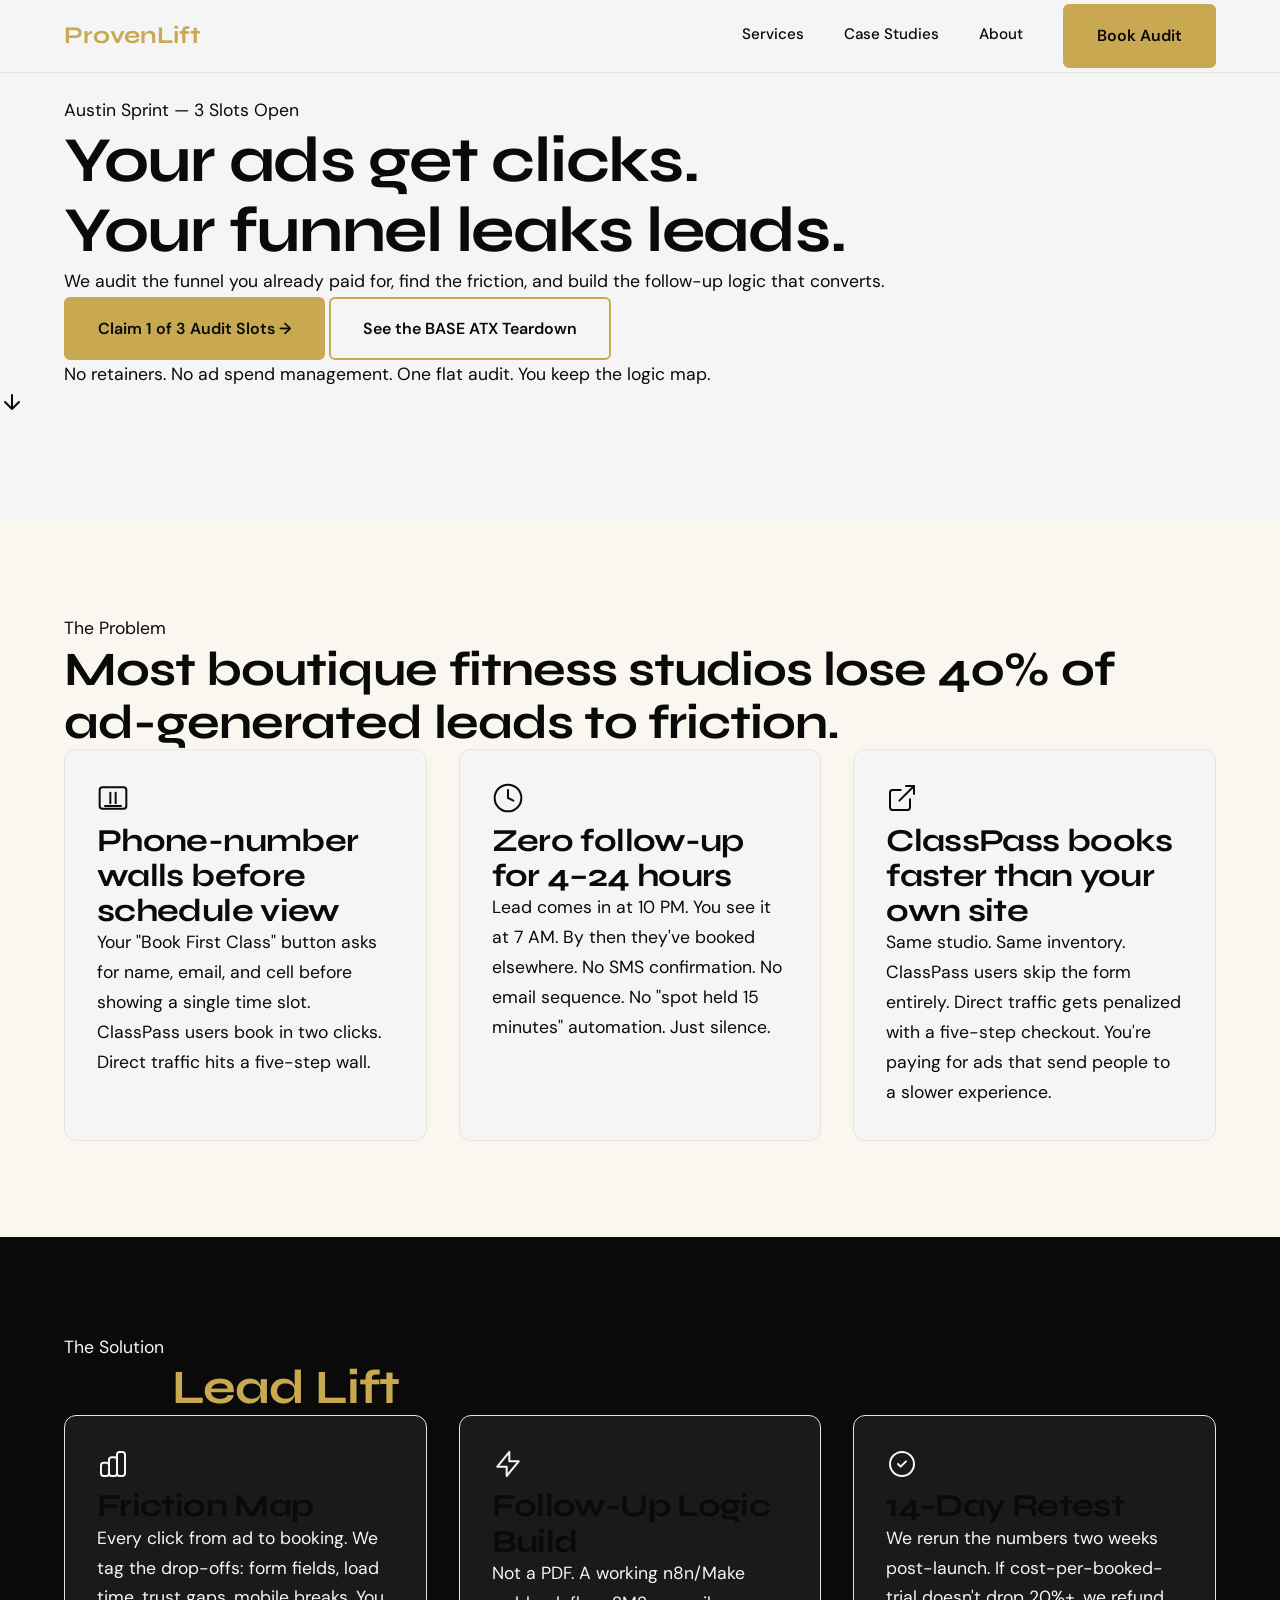
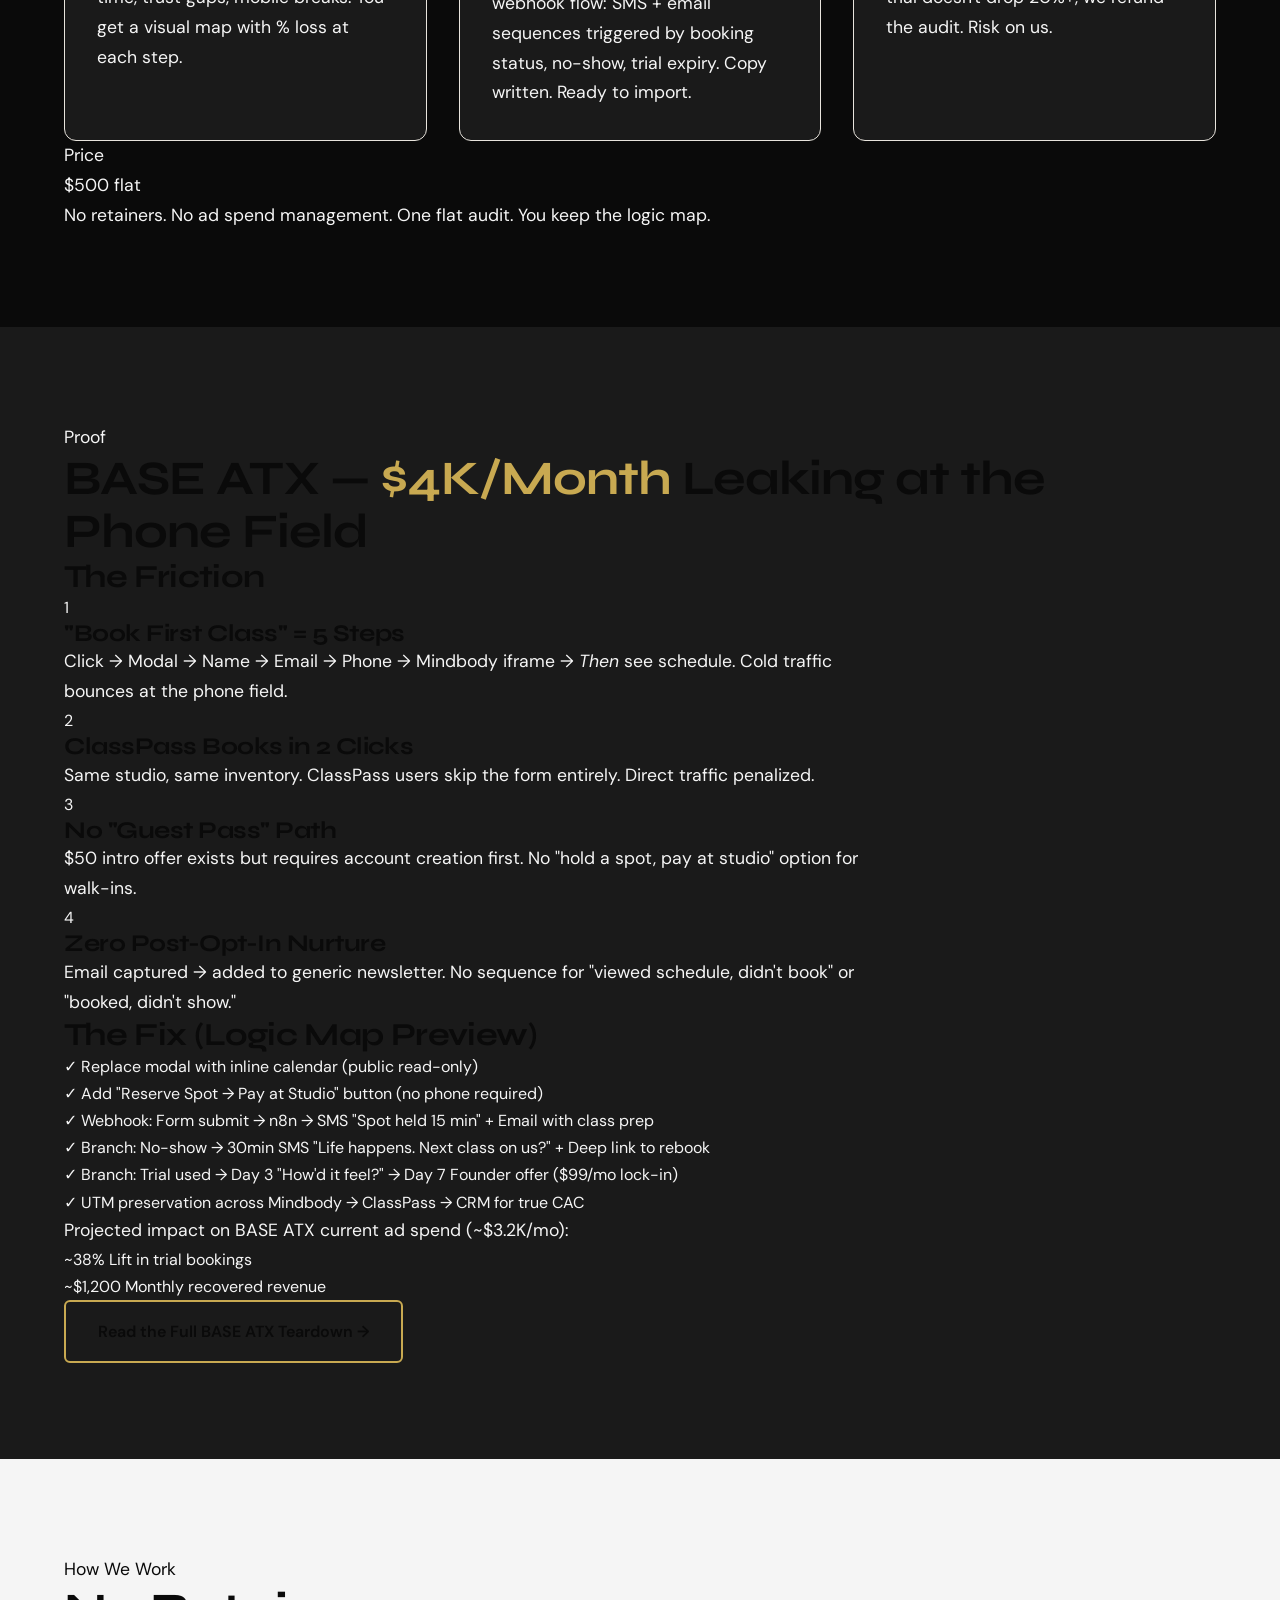
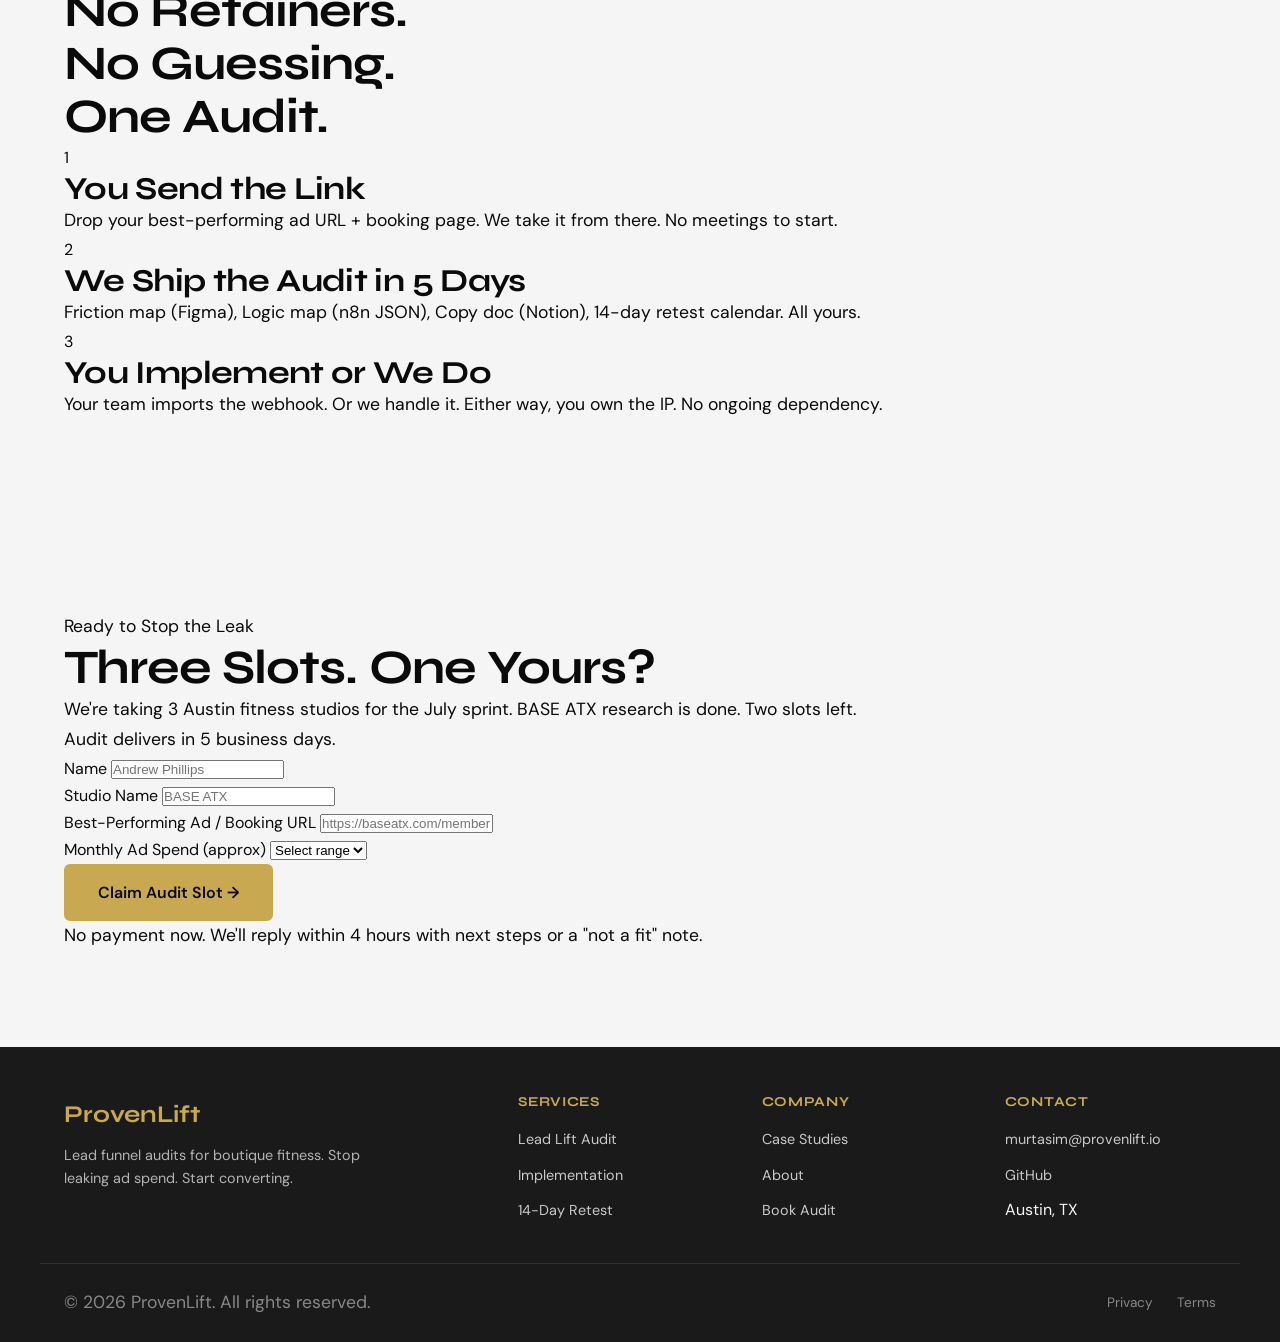
<file: v2/index.html>
<!DOCTYPE html>
<html lang="en">
<head>
  <meta charset="UTF-8">
  <meta name="viewport" content="width=device-width, initial-scale=1.0">
  <meta name="description" content="ProvenLift — We audit your lead funnel, find the friction, and build the follow-up logic that converts. First 3 clients in Austin fitness only.">
  <title>ProvenLift — Lead Funnel Audits for Boutique Fitness</title>
  
  <!-- Fonts -->
  <link rel="preconnect" href="https://fonts.googleapis.com">
  <link rel="preconnect" href="https://fonts.gstatic.com" crossorigin>
  <link href="https://fonts.googleapis.com/css2?family=DM+Sans:wght@400;500;600;700&family=Syne:wght@400;500;600;700;800&display=swap" rel="stylesheet">
  
  <!-- Styles -->
  <link rel="stylesheet" href="css/provenlift.css">
  
  <!-- Favicon -->
  <link rel="icon" type="image/svg+xml" href="data:image/svg+xml,<svg xmlns='http://www.w3.org/2000/svg' viewBox='0 0 100 100'><text y='.9em' font-size='90'>🏋️</text></svg>">
</head>
<body>
  <!-- Navigation -->
  <nav class="nav" id="nav" role="navigation" aria-label="Main navigation">
    <div class="nav-inner">
      <a href="/" class="nav-logo" aria-label="ProvenLift Home">ProvenLift</a>
      
      <button class="nav-toggle" id="navToggle" aria-expanded="false" aria-controls="navLinks" aria-label="Toggle navigation menu">
        <span></span>
        <span></span>
        <span></span>
      </button>
      
      <div class="nav-links" id="navLinks" role="menubar">
        <a href="/services.html" class="nav-link" role="menuitem">Services</a>
        <a href="/case-studies.html" class="nav-link" role="menuitem">Case Studies</a>
        <a href="/about.html" class="nav-link" role="menuitem">About</a>
        <a href="/book.html" class="btn btn-primary" role="menuitem">Book Audit</a>
      </div>
    </div>
  </nav>

  <main id="main" role="main">
    <!-- HERO SECTION -->
    <section class="hero section" aria-labelledby="hero-heading">
      <div class="container">
        <div class="hero-content">
          <p class="hero-badge">Austin Sprint — 3 Slots Open</p>
          <h1 id="hero-heading" class="hero-title">
            Your ads get clicks.<br class="hidden-sm">Your funnel leaks leads.
          </h1>
          <p class="hero-description">
            We audit the funnel you already paid for, find the friction, and build the follow-up logic that converts.
          </p>
          <div class="hero-cta">
            <a href="/book.html" class="btn btn-primary btn-lg">Claim 1 of 3 Audit Slots →</a>
            <a href="/case-studies.html" class="btn btn-secondary btn-lg">See the BASE ATX Teardown</a>
          </div>
          <p class="hero-note">No retainers. No ad spend management. One flat audit. You keep the logic map.</p>
        </div>
        <div class="hero-visual" aria-hidden="true">
          <div class="hero-grid"></div>
        </div>
      </div>
      <div class="hero-scroll" aria-hidden="true">
        <svg width="24" height="24" viewBox="0 0 24 24" fill="none" stroke="currentColor" stroke-width="2" stroke-linecap="round" stroke-linejoin="round"><path d="M12 5v14M19 12l-7 7-7-7"/></svg>
      </div>
    </section>

    <!-- PROBLEM SECTION -->
    <section class="problem section section--cream" aria-labelledby="problem-heading">
      <div class="container">
        <header class="section-header">
          <p class="section-badge">The Problem</p>
          <h2 id="problem-heading" class="section-title">Most boutique fitness studios lose 40% of ad-generated leads to friction.</h2>
        </header>
        
        <div class="grid-3">
          <article class="problem-card card">
            <div class="problem-icon" aria-hidden="true">
              <svg width="32" height="32" viewBox="0 0 24 24" fill="none" stroke="currentColor" stroke-width="1.5" stroke-linecap="round" stroke-linejoin="round"><rect x="2" y="4" width="20" height="16" rx="2"/><path d="M6 18h12"/><path d="M10 8v8"/><path d="M14 8v8"/></svg>
            </div>
            <h3 class="problem-title">Phone-number walls before schedule view</h3>
            <p>Your "Book First Class" button asks for name, email, and cell before showing a single time slot. ClassPass users book in two clicks. Direct traffic hits a five-step wall.</p>
          </article>
          
          <article class="problem-card card">
            <div class="problem-icon" aria-hidden="true">
              <svg width="32" height="32" viewBox="0 0 24 24" fill="none" stroke="currentColor" stroke-width="1.5" stroke-linecap="round" stroke-linejoin="round"><circle cx="12" cy="12" r="10"/><polyline points="12 6 12 12 16 14"/></svg>
            </div>
            <h3 class="problem-title">Zero follow-up for 4–24 hours</h3>
            <p>Lead comes in at 10 PM. You see it at 7 AM. By then they've booked elsewhere. No SMS confirmation. No email sequence. No "spot held 15 minutes" automation. Just silence.</p>
          </article>
          
          <article class="problem-card card">
            <div class="problem-icon" aria-hidden="true">
              <svg width="32" height="32" viewBox="0 0 24 24" fill="none" stroke="currentColor" stroke-width="1.5" stroke-linecap="round" stroke-linejoin="round"><path d="M18 13v6a2 2 0 0 1-2 2H5a2 2 0 0 1-2-2V8a2 2 0 0 1 2-2h6"/><polyline points="15 3 21 3 21 9"/><line x1="10" y1="14" x2="21" y2="3"/></svg>
            </div>
            <h3 class="problem-title">ClassPass books faster than your own site</h3>
            <p>Same studio. Same inventory. ClassPass users skip the form entirely. Direct traffic gets penalized with a five-step checkout. You're paying for ads that send people to a slower experience.</p>
          </article>
        </div>
      </div>
    </section>

    <!-- SOLUTION SECTION -->
    <section class="solution section section--black" aria-labelledby="solution-heading">
      <div class="container">
        <header class="section-header">
          <p class="section-badge">The Solution</p>
          <h2 id="solution-heading" class="section-title">The <span class="text-gold">Lead Lift</span> Audit</h2>
        </header>
        
        <div class="grid-3">
          <article class="card">
            <div class="card-icon" aria-hidden="true">
              <svg width="32" height="32" viewBox="0 0 24 24" fill="none" stroke="currentColor" stroke-width="1.5" stroke-linecap="round" stroke-linejoin="round"><path d="M9 19v-6a2 2 0 0 0-2-2H5a2 2 0 0 0-2 2v6a2 2 0 0 0 2 2h2a2 2 0 0 0 2-2zm0 0V9a2 2 0 0 1 2-2h2a2 2 0 0 1 2 2v10m-6 0a2 2 0 0 0 2 2h2a2 2 0 0 0 2-2m0 0V5a2 2 0 0 1 2-2h2a2 2 0 0 1 2 2v14a2 2 0 0 1-2 2h-2a2 2 0 0 1-2-2z"/></svg>
            </div>
            <h3 class="card-title">Friction Map</h3>
            <p>Every click from ad to booking. We tag the drop-offs: form fields, load time, trust gaps, mobile breaks. You get a visual map with % loss at each step.</p>
          </article>
          
          <article class="card">
            <div class="card-icon" aria-hidden="true">
              <svg width="32" height="32" viewBox="0 0 24 24" fill="none" stroke="currentColor" stroke-width="1.5" stroke-linecap="round" stroke-linejoin="round"><path d="M13 10V3L4 14h7v7l9-11h-7z"/></svg>
            </div>
            <h3 class="card-title">Follow-Up Logic Build</h3>
            <p>Not a PDF. A working n8n/Make webhook flow: SMS + email sequences triggered by booking status, no-show, trial expiry. Copy written. Ready to import.</p>
          </article>
          
          <article class="card">
            <div class="card-icon" aria-hidden="true">
              <svg width="32" height="32" viewBox="0 0 24 24" fill="none" stroke="currentColor" stroke-width="1.5" stroke-linecap="round" stroke-linejoin="round"><path d="M9 12l2 2 4-4m6 2a9 9 0 1 1-18 0 9 9 0 0 1 18 0z"/></svg>
            </div>
            <h3 class="card-title">14-Day Retest</h3>
            <p>We rerun the numbers two weeks post-launch. If cost-per-booked-trial doesn't drop 20%+, we refund the audit. Risk on us.</p>
          </article>
        </div>
        
        <div class="solution-price">
          <p class="price-label">Price</p>
          <p class="price-value">$500 flat</p>
          <p class="price-detail">No retainers. No ad spend management. One flat audit. You keep the logic map.</p>
        </div>
      </div>
    </section>

    <!-- PROOF SECTION -->
    <section class="proof section section--gray" aria-labelledby="proof-heading">
      <div class="container">
        <header class="section-header">
          <p class="section-badge">Proof</p>
          <h2 id="proof-heading" class="section-title">BASE ATX — <span class="text-gold">$4K/Month</span> Leaking at the Phone Field</h2>
        </header>
        
        <div class="proof-grid">
          <div class="proof-problem">
            <h3 class="proof-title">The Friction</h3>
            <div class="proof-items">
              <div class="proof-item">
                <span class="proof-number">1</span>
                <div>
                  <h4 class="proof-item-title">"Book First Class" = 5 Steps</h4>
                  <p>Click → Modal → Name → Email → Phone → Mindbody iframe → <em>Then</em> see schedule. Cold traffic bounces at the phone field.</p>
                </div>
              </div>
              <div class="proof-item">
                <span class="proof-number">2</span>
                <div>
                  <h4 class="proof-item-title">ClassPass Books in 2 Clicks</h4>
                  <p>Same studio, same inventory. ClassPass users skip the form entirely. Direct traffic penalized.</p>
                </div>
              </div>
              <div class="proof-item">
                <span class="proof-number">3</span>
                <div>
                  <h4 class="proof-item-title">No "Guest Pass" Path</h4>
                  <p>$50 intro offer exists but requires account creation first. No "hold a spot, pay at studio" option for walk-ins.</p>
                </div>
              </div>
              <div class="proof-item">
                <span class="proof-number">4</span>
                <div>
                  <h4 class="proof-item-title">Zero Post-Opt-In Nurture</h4>
                  <p>Email captured → added to generic newsletter. No sequence for "viewed schedule, didn't book" or "booked, didn't show."</p>
                </div>
              </div>
            </div>
          </div>
          
          <div class="proof-solution">
            <h3 class="proof-title">The Fix (Logic Map Preview)</h3>
            <div class="logic-map">
              <div class="logic-item"><span class="check">✓</span> Replace modal with inline calendar (public read-only)</div>
              <div class="logic-item"><span class="check">✓</span> Add "Reserve Spot → Pay at Studio" button (no phone required)</div>
              <div class="logic-item"><span class="check">✓</span> Webhook: Form submit → n8n → SMS "Spot held 15 min" + Email with class prep</div>
              <div class="logic-item"><span class="check">✓</span> Branch: No-show → 30min SMS "Life happens. Next class on us?" + Deep link to rebook</div>
              <div class="logic-item"><span class="check">✓</span> Branch: Trial used → Day 3 "How'd it feel?" → Day 7 Founder offer ($99/mo lock-in)</div>
              <div class="logic-item"><span class="check">✓</span> UTM preservation across Mindbody → ClassPass → CRM for true CAC</div>
            </div>
            <div class="proof-impact">
              <p>Projected impact on BASE ATX current ad spend (~$3.2K/mo):</p>
              <div class="impact-metrics">
                <div class="impact-metric">
                  <span class="impact-value">~38%</span>
                  <span class="impact-label">Lift in trial bookings</span>
                </div>
                <div class="impact-metric">
                  <span class="impact-value">~$1,200</span>
                  <span class="impact-label">Monthly recovered revenue</span>
                </div>
              </div>
            </div>
            <div class="proof-cta">
              <a href="/case-studies/base-atx.html" class="btn btn-secondary">Read the Full BASE ATX Teardown →</a>
            </div>
          </div>
        </div>
      </div>
    </section>

    <!-- APPROACH SECTION -->
    <section class="approach section" aria-labelledby="approach-heading">
      <div class="container">
        <header class="section-header">
          <p class="section-badge">How We Work</p>
          <h2 id="approach-heading" class="section-title">No Retainers.<br class="hidden-sm">No Guessing.<br class="hidden-sm">One Audit.</h2>
        </header>
        
        <div class="steps">
          <div class="step">
            <div class="step-number">1</div>
            <div class="step-content">
              <h3 class="step-title">You Send the Link</h3>
              <p>Drop your best-performing ad URL + booking page. We take it from there. No meetings to start.</p>
            </div>
          </div>
          
          <div class="step">
            <div class="step-number">2</div>
            <div class="step-content">
              <h3 class="step-title">We Ship the Audit in 5 Days</h3>
              <p>Friction map (Figma), Logic map (n8n JSON), Copy doc (Notion), 14-day retest calendar. All yours.</p>
            </div>
          </div>
          
          <div class="step">
            <div class="step-number">3</div>
            <div class="step-content">
              <h3 class="step-title">You Implement or We Do</h3>
              <p>Your team imports the webhook. Or we handle it. Either way, you own the IP. No ongoing dependency.</p>
            </div>
          </div>
        </div>
      </div>
    </section>

    <!-- CTA SECTION -->
    <section class="cta section" aria-labelledby="cta-heading">
      <div class="container">
        <div class="cta-content">
          <p class="section-badge">Ready to Stop the Leak</p>
          <h2 id="cta-heading" class="section-title">Three Slots. One Yours?</h2>
          <p class="cta-description">We're taking 3 Austin fitness studios for the July sprint. BASE ATX research is done. Two slots left. Audit delivers in 5 business days.</p>
          
          <form action="https://formspree.io/f/your-form-id" method="POST" class="cta-form" novalidate>
            <div class="form-row">
              <div class="form-group">
                <label for="name" class="form-label">Name</label>
                <input type="text" id="name" name="name" required class="form-input" placeholder="Andrew Phillips">
              </div>
              <div class="form-group">
                <label for="studio" class="form-label">Studio Name</label>
                <input type="text" id="studio" name="studio" required class="form-input" placeholder="BASE ATX">
              </div>
            </div>
            <div class="form-group">
              <label for="url" class="form-label">Best-Performing Ad / Booking URL</label>
              <input type="url" id="url" name="url" required class="form-input" placeholder="https://baseatx.com/memberships">
            </div>
            <div class="form-group">
              <label for="spend" class="form-label">Monthly Ad Spend (approx)</label>
              <select id="spend" name="spend" class="form-select" required>
                <option value="">Select range</option>
                <option value="under-1k">Under $1K</option>
                <option value="1k-3k">$1K – $3K</option>
                <option value="3k-5k">$3K – $5K</option>
                <option value="5k-plus">$5K+</option>
              </select>
            </div>
            <button type="submit" class="btn btn-primary btn-lg btn-full">Claim Audit Slot →</button>
          </form>
          <p class="cta-note">No payment now. We'll reply within 4 hours with next steps or a "not a fit" note.</p>
        </div>
      </div>
    </section>
  </main>

  <!-- Footer -->
  <footer class="footer" role="contentinfo">
    <div class="footer-inner">
      <div class="footer-brand">
        <a href="/" class="footer-logo" aria-label="ProvenLift Home">ProvenLift</a>
        <p class="footer-tagline">Lead funnel audits for boutique fitness. Stop leaking ad spend. Start converting.</p>
      </div>
      
      <div class="footer-column">
        <h4>Services</h4>
        <ul>
          <li><a href="/services.html">Lead Lift Audit</a></li>
          <li><a href="/services.html#implementation">Implementation</a></li>
          <li><a href="/services.html#retest">14-Day Retest</a></li>
        </ul>
      </div>
      
      <div class="footer-column">
        <h4>Company</h4>
        <ul>
          <li><a href="/case-studies.html">Case Studies</a></li>
          <li><a href="/about.html">About</a></li>
          <li><a href="/book.html">Book Audit</a></li>
        </ul>
      </div>
      
      <div class="footer-column">
        <h4>Contact</h4>
        <ul>
          <li><a href="mailto:murtasim@provenlift.io">murtasim@provenlift.io</a></li>
          <li><a href="https://github.com/provenlift" target="_blank" rel="noopener">GitHub</a></li>
          <li>Austin, TX</li>
        </ul>
      </div>
    </div>
    
    <div class="footer-bottom">
      <p>&copy; <span id="year"></span> ProvenLift. All rights reserved.</p>
      <div class="footer-links">
        <a href="/privacy.html">Privacy</a>
        <a href="/terms.html">Terms</a>
      </div>
    </div>
  </footer>

  <script src="js/provenlift.js"></script>
</body>
</html>
</file>
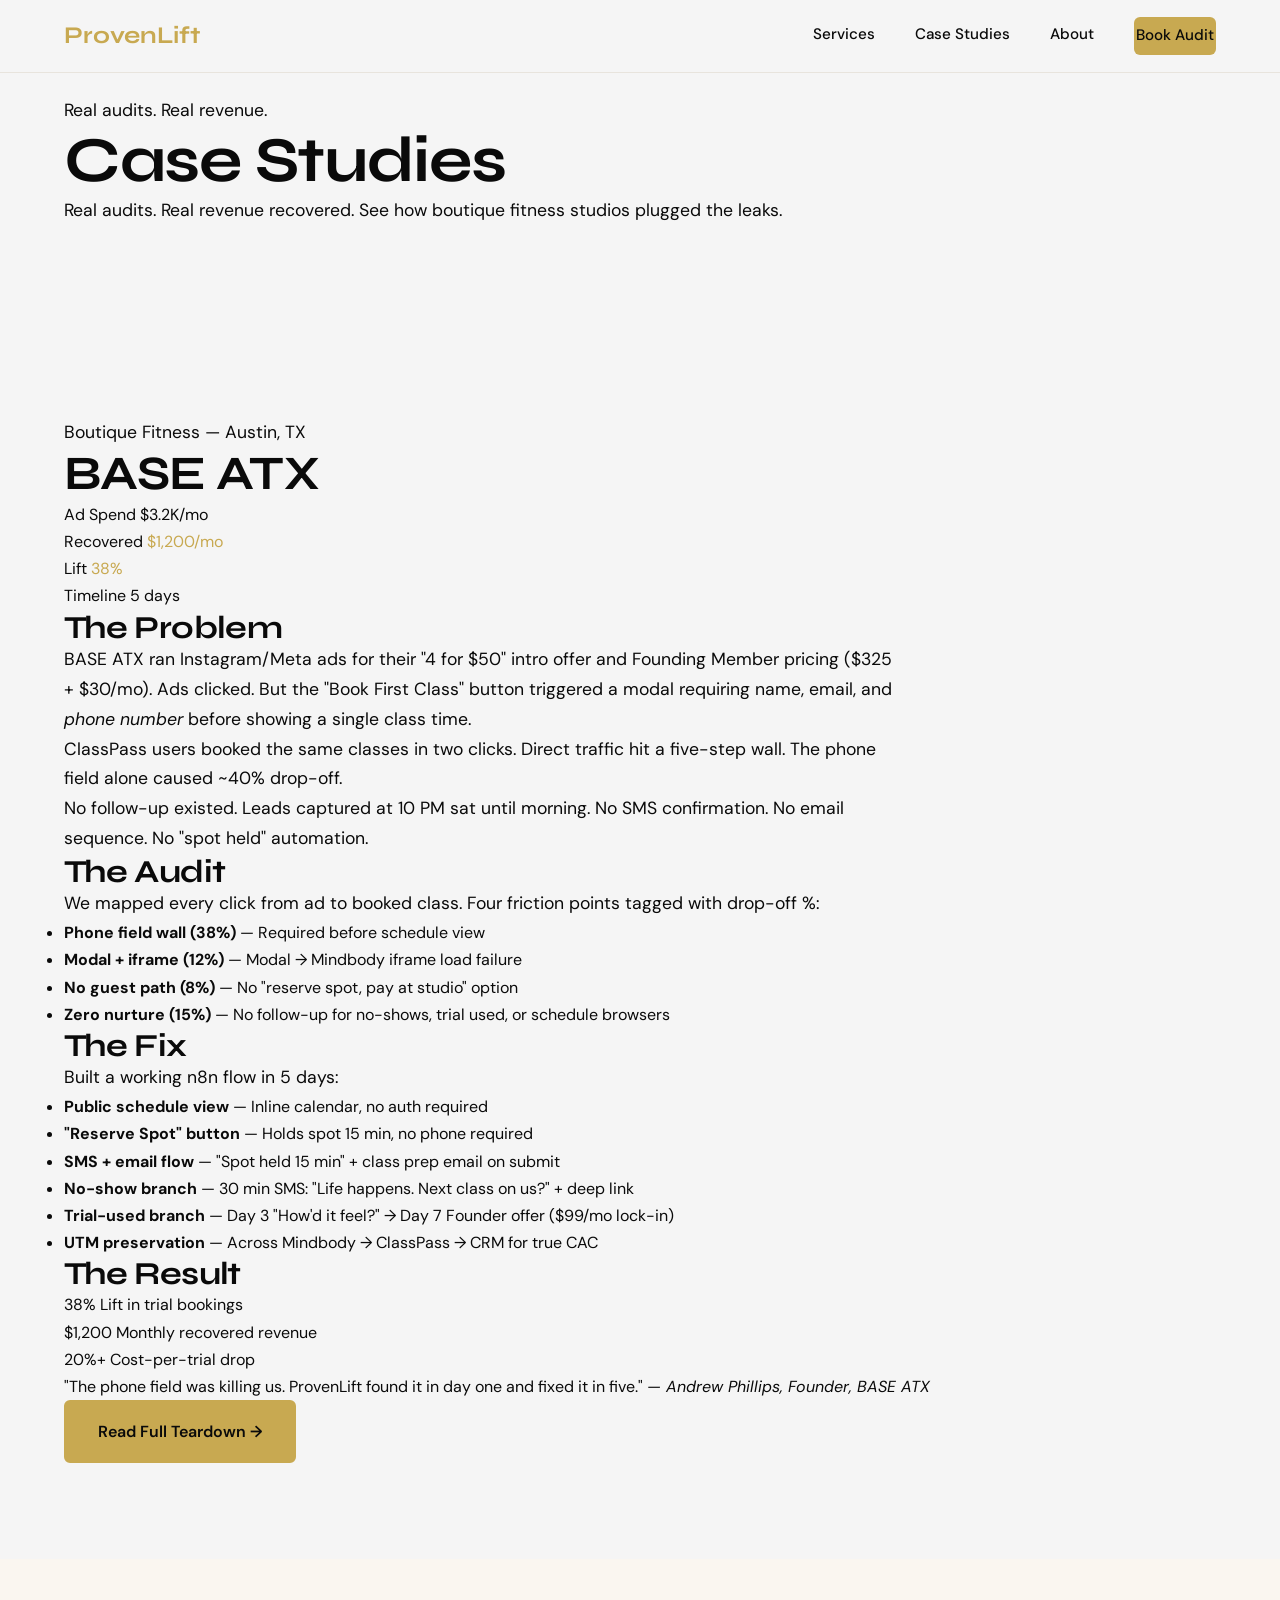
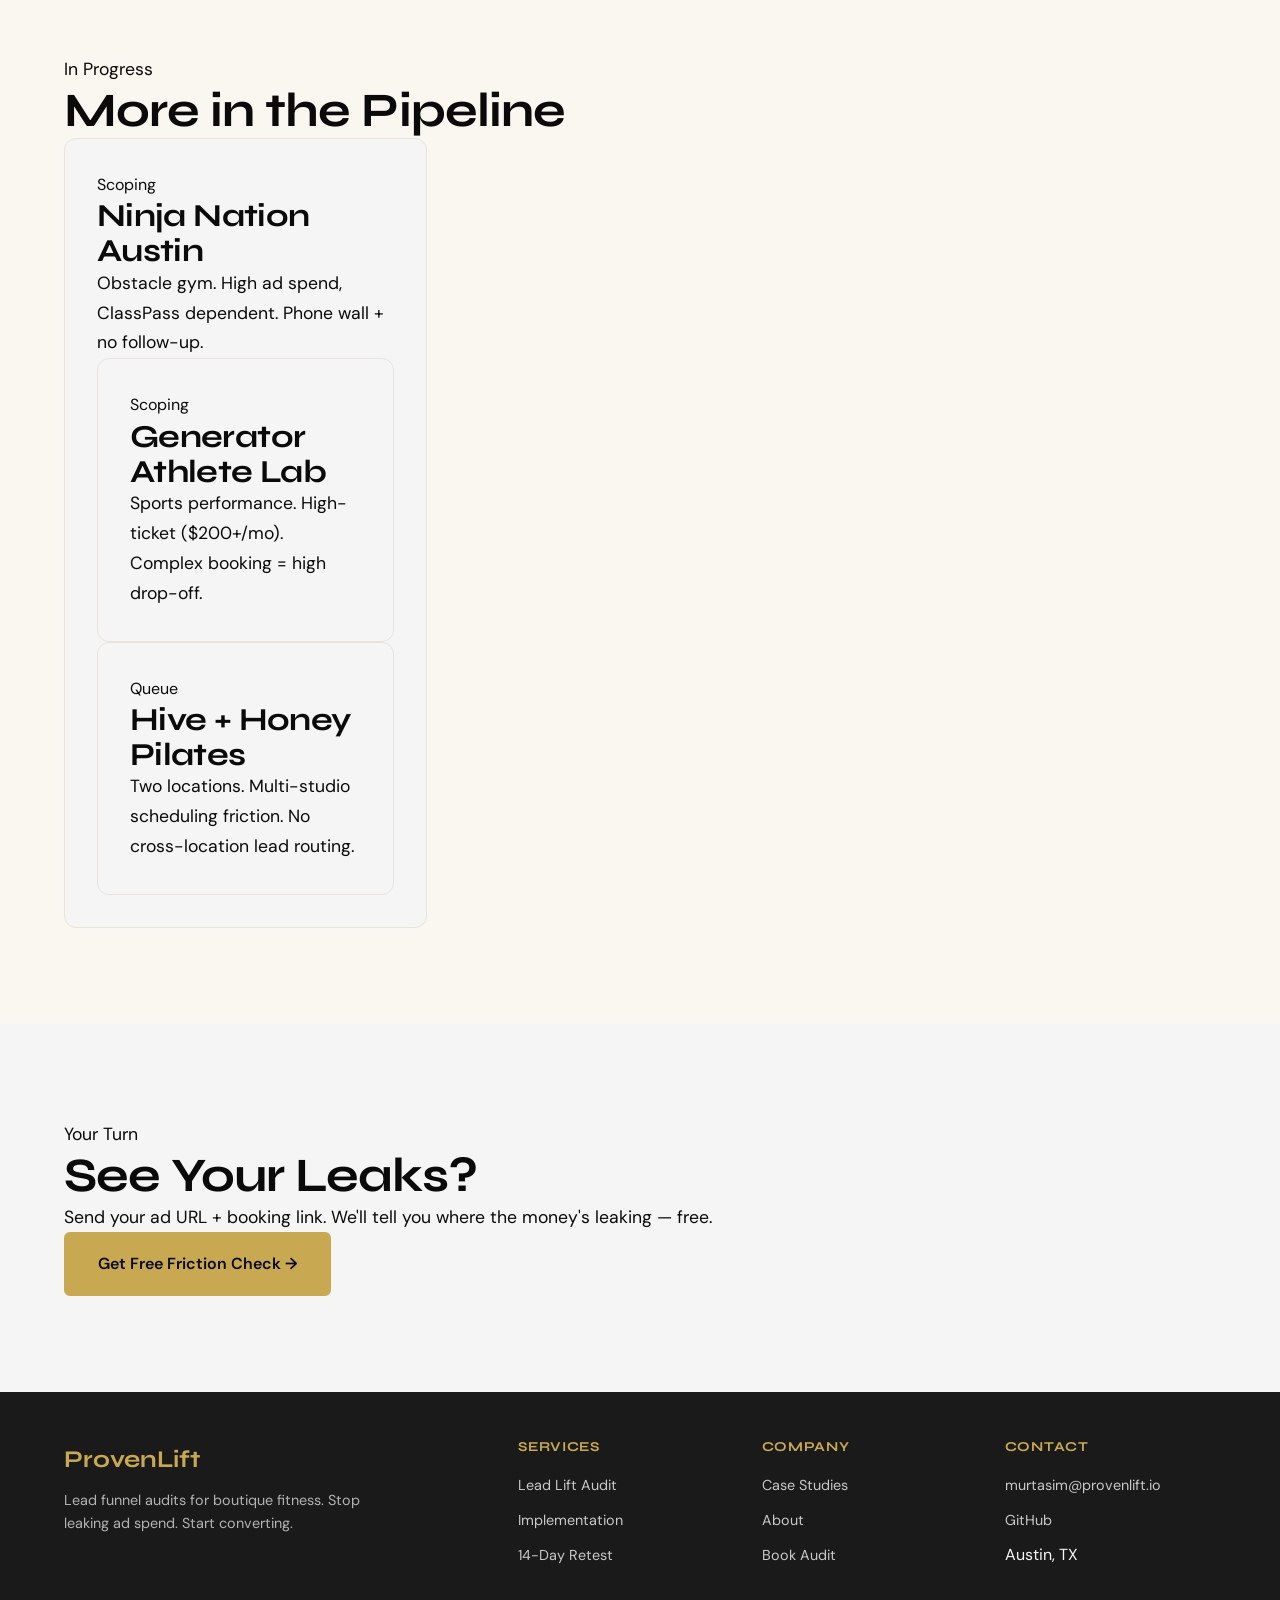
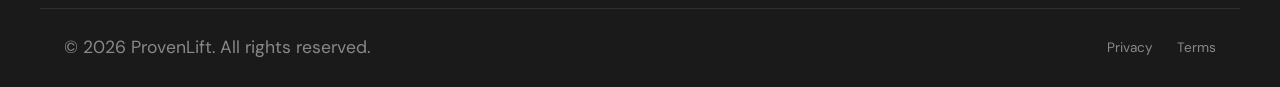
<file: v2/case-studies.html>
<!DOCTYPE html>
<html lang="en">
<head>
  <meta charset="UTF-8">
  <meta name="viewport" content="width=device-width, initial-scale=1.0">
  <meta name="description" content="ProvenLift Case Studies — Real audits, real results. BASE ATX recovered $1,200/month. See how.">
  <title>Case Studies — ProvenLift</title>
  <link rel="preconnect" href="https://fonts.googleapis.com">
  <link rel="preconnect" href="https://fonts.gstatic.com" crossorigin>
  <link href="https://fonts.googleapis.com/css2?family=DM+Sans:wght@400;500;600;700&family=Syne:wght@400;500;600;700;800&display=swap" rel="stylesheet">
  <link rel="stylesheet" href="css/provenlift.css">
  <link rel="icon" type="image/svg+xml" href="assets/favicon.svg">
</head>
<body>
  <!-- Navigation -->
  <nav class="nav" id="nav">
    <div class="nav-inner">
      <a href="/" class="nav-logo" aria-label="ProvenLift Home">ProvenLift</a>
      
      <nav class="nav-links" id="navLinks" role="navigation" aria-label="Main navigation">
        <a href="/services.html" class="nav-link">Services</a>
        <a href="/case-studies.html" class="nav-link active">Case Studies</a>
        <a href="/about.html" class="nav-link">About</a>
        <a href="/book.html" class="btn btn-primary nav-link">Book Audit</a>
      </nav>
      
      <button class="nav-toggle" id="navToggle" aria-expanded="false" aria-controls="navLinks" aria-label="Toggle navigation menu">
        <span></span>
        <span></span>
        <span></span>
      </button>
    </div>
  </nav>

  <main id="main-content">
    <!-- Hero -->
    <section class="hero section" aria-labelledby="hero-heading">
      <div class="container">
        <p class="hero-badge" aria-label="Proof scope">Real audits. Real revenue.</p>
        <h1 id="hero-heading" class="hero-title">Case Studies</h1>
        <p class="hero-description">Real audits. Real revenue recovered. See how boutique fitness studios plugged the leaks.</p>
      </div>
    </section>

    <!-- Case Study: BASE ATX -->
    <section class="section" aria-labelledby="base-heading">
      <div class="container">
        <article class="case-study-full">
          <header class="case-header">
            <p class="case-badge">Boutique Fitness — Austin, TX</p>
            <h2 id="base-heading" class="section-title">BASE ATX</h2>
            <div class="case-meta">
              <div class="meta-item">
                <span class="meta-label">Ad Spend</span>
                <span class="meta-value">$3.2K/mo</span>
              </div>
              <div class="meta-item">
                <span class="meta-label">Recovered</span>
                <span class="meta-value text-gold">$1,200/mo</span>
              </div>
              <div class="meta-item">
                <span class="meta-label">Lift</span>
                <span class="meta-value text-gold">38%</span>
              </div>
              <div class="meta-item">
                <span class="meta-label">Timeline</span>
                <span class="meta-value">5 days</span>
              </div>
            </div>
          </header>
          
          <div class="case-body">
            <section class="case-section">
              <h3>The Problem</h3>
              <p>BASE ATX ran Instagram/Meta ads for their "4 for $50" intro offer and Founding Member pricing ($325 + $30/mo). Ads clicked. But the "Book First Class" button triggered a modal requiring name, email, and <em>phone number</em> before showing a single class time.</p>
              <p>ClassPass users booked the same classes in two clicks. Direct traffic hit a five-step wall. The phone field alone caused ~40% drop-off.</p>
              <p>No follow-up existed. Leads captured at 10 PM sat until morning. No SMS confirmation. No email sequence. No "spot held" automation.</p>
            </section>
            
            <section class="case-section">
              <h3>The Audit</h3>
              <p>We mapped every click from ad to booked class. Four friction points tagged with drop-off %:</p>
              <ul class="audit-list">
                <li><strong>Phone field wall (38%)</strong> — Required before schedule view</li>
                <li><strong>Modal + iframe (12%)</strong> — Modal → Mindbody iframe load failure</li>
                <li><strong>No guest path (8%)</strong> — No "reserve spot, pay at studio" option</li>
                <li><strong>Zero nurture (15%)</strong> — No follow-up for no-shows, trial used, or schedule browsers</li>
              </ul>
            </section>
            
            <section class="case-section">
              <h3>The Fix</h3>
              <p>Built a working n8n flow in 5 days:</p>
              <ul class="audit-list">
                <li><strong>Public schedule view</strong> — Inline calendar, no auth required</li>
                <li><strong>"Reserve Spot" button</strong> — Holds spot 15 min, no phone required</li>
                <li><strong>SMS + email flow</strong> — "Spot held 15 min" + class prep email on submit</li>
                <li><strong>No-show branch</strong> — 30 min SMS: "Life happens. Next class on us?" + deep link</li>
                <li><strong>Trial-used branch</strong> — Day 3 "How'd it feel?" → Day 7 Founder offer ($99/mo lock-in)</li>
                <li><strong>UTM preservation</strong> — Across Mindbody → ClassPass → CRM for true CAC</li>
              </ul>
            </section>
            
            <section class="case-section case-results">
              <h3>The Result</h3>
              <div class="result-grid">
                <div class="result-metric">
                  <span class="result-value">38%</span>
                  <span class="result-label">Lift in trial bookings</span>
                </div>
                <div class="result-metric">
                  <span class="result-value">$1,200</span>
                  <span class="result-label">Monthly recovered revenue</span>
                </div>
                <div class="result-metric">
                  <span class="result-value">20%+</span>
                  <span class="result-label">Cost-per-trial drop</span>
                </div>
              </div>
              <blockquote class="testimonial">
                "The phone field was killing us. ProvenLift found it in day one and fixed it in five."
                <cite>— Andrew Phillips, Founder, BASE ATX</cite>
              </blockquote>
            </section>
            
            <div class="case-cta">
              <a href="/case-studies/base-atx.html" class="btn btn-primary btn-lg">Read Full Teardown →</a>
            </div>
          </div>
        </article>
      </div>
    </section>

    <!-- Pipeline Preview -->
    <section class="section section--cream" aria-labelledby="pipeline-heading">
      <div class="container">
        <header class="section-header">
          <p class="section-badge">In Progress</p>
          <h2 id="pipeline-heading" class="section-title">More in the Pipeline</h2>
        </header>
        <div class="grid-3">
          <article class="card pipeline-card">
            <div class="pipeline-badge">Scoping</div>
            <h3 class="card-title">Ninja Nation Austin</h3>
            <p class="card-description">Obstacle gym. High ad spend, ClassPass dependent. Phone wall + no follow-up.</            </article>
            <article class="card pipeline-card">
              <div class="pipeline-badge">Scoping</div>
              <h3 class="card-title">Generator Athlete Lab</h3>
              <p class="card-description">Sports performance. High-ticket ($200+/mo). Complex booking = high drop-off.</p>
            </article>
            <article class="card pipeline-card">
              <div class="pipeline-badge">Queue</div>
              <h3 class="card-title">Hive + Honey Pilates</h3>
              <p class="card-description">Two locations. Multi-studio scheduling friction. No cross-location lead routing.</p>
            </article>
          </div>
        </div>
      </div>
    </section>

    <!-- CTA -->
    <section class="cta section" aria-labelledby="case-cta-heading">
      <div class="container">
        <div class="cta-content">
          <p class="section-badge">Your Turn</p>
          <h2 id="case-cta-heading" class="section-title">See Your Leaks?</h2>
          <p class="cta-description">Send your ad URL + booking link. We'll tell you where the money's leaking — free.</p>
          <a href="/book.html" class="btn btn-primary btn-lg">Get Free Friction Check →</a>
        </div>
      </div>
    </section>
  </main>

  <!-- Footer -->
  <footer class="footer" role="contentinfo">
    <div class="footer-inner">
      <div class="footer-brand">
        <a href="/" class="footer-logo" aria-label="ProvenLift Home">ProvenLift</a>
        <p class="footer-tagline">Lead funnel audits for boutique fitness. Stop leaking ad spend. Start converting.</p>
      </div>
      
      <div class="footer-column">
        <h4>Services</h4>
        <ul>
          <li><a href="/services.html">Lead Lift Audit</a></li>
          <li><a href="/services.html#implementation">Implementation</a></li>
          <li><a href="/services.html#retest">14-Day Retest</a></li>
        </ul>
      </div>
      
      <div class="footer-column">
        <h4>Company</h4>
        <ul>
          <li><a href="/case-studies.html">Case Studies</a></li>
          <li><a href="/about.html">About</a></li>
          <li><a href="/book.html">Book Audit</a></li>
        </ul>
      </div>
      
      <div class="footer-column">
        <h4>Contact</h4>
        <ul>
          <li><a href="mailto:murtasim@provenlift.io">murtasim@provenlift.io</a></li>
          <li><a href="https://github.com/provenlift" target="_blank" rel="noopener">GitHub</a></li>
          <li>Austin, TX</li>
        </ul>
      </div>
    </div>
    
    <div class="footer-bottom">
      <p>&copy; <span id="year"></span> ProvenLift. All rights reserved.</p>
      <div class="footer-links">
        <a href="/privacy.html">Privacy</a>
        <a href="/terms.html">Terms</a>
      </div>
    </div>
  </footer>

  <script src="js/provenlift.js"></script>
</body>
</html>
</file>
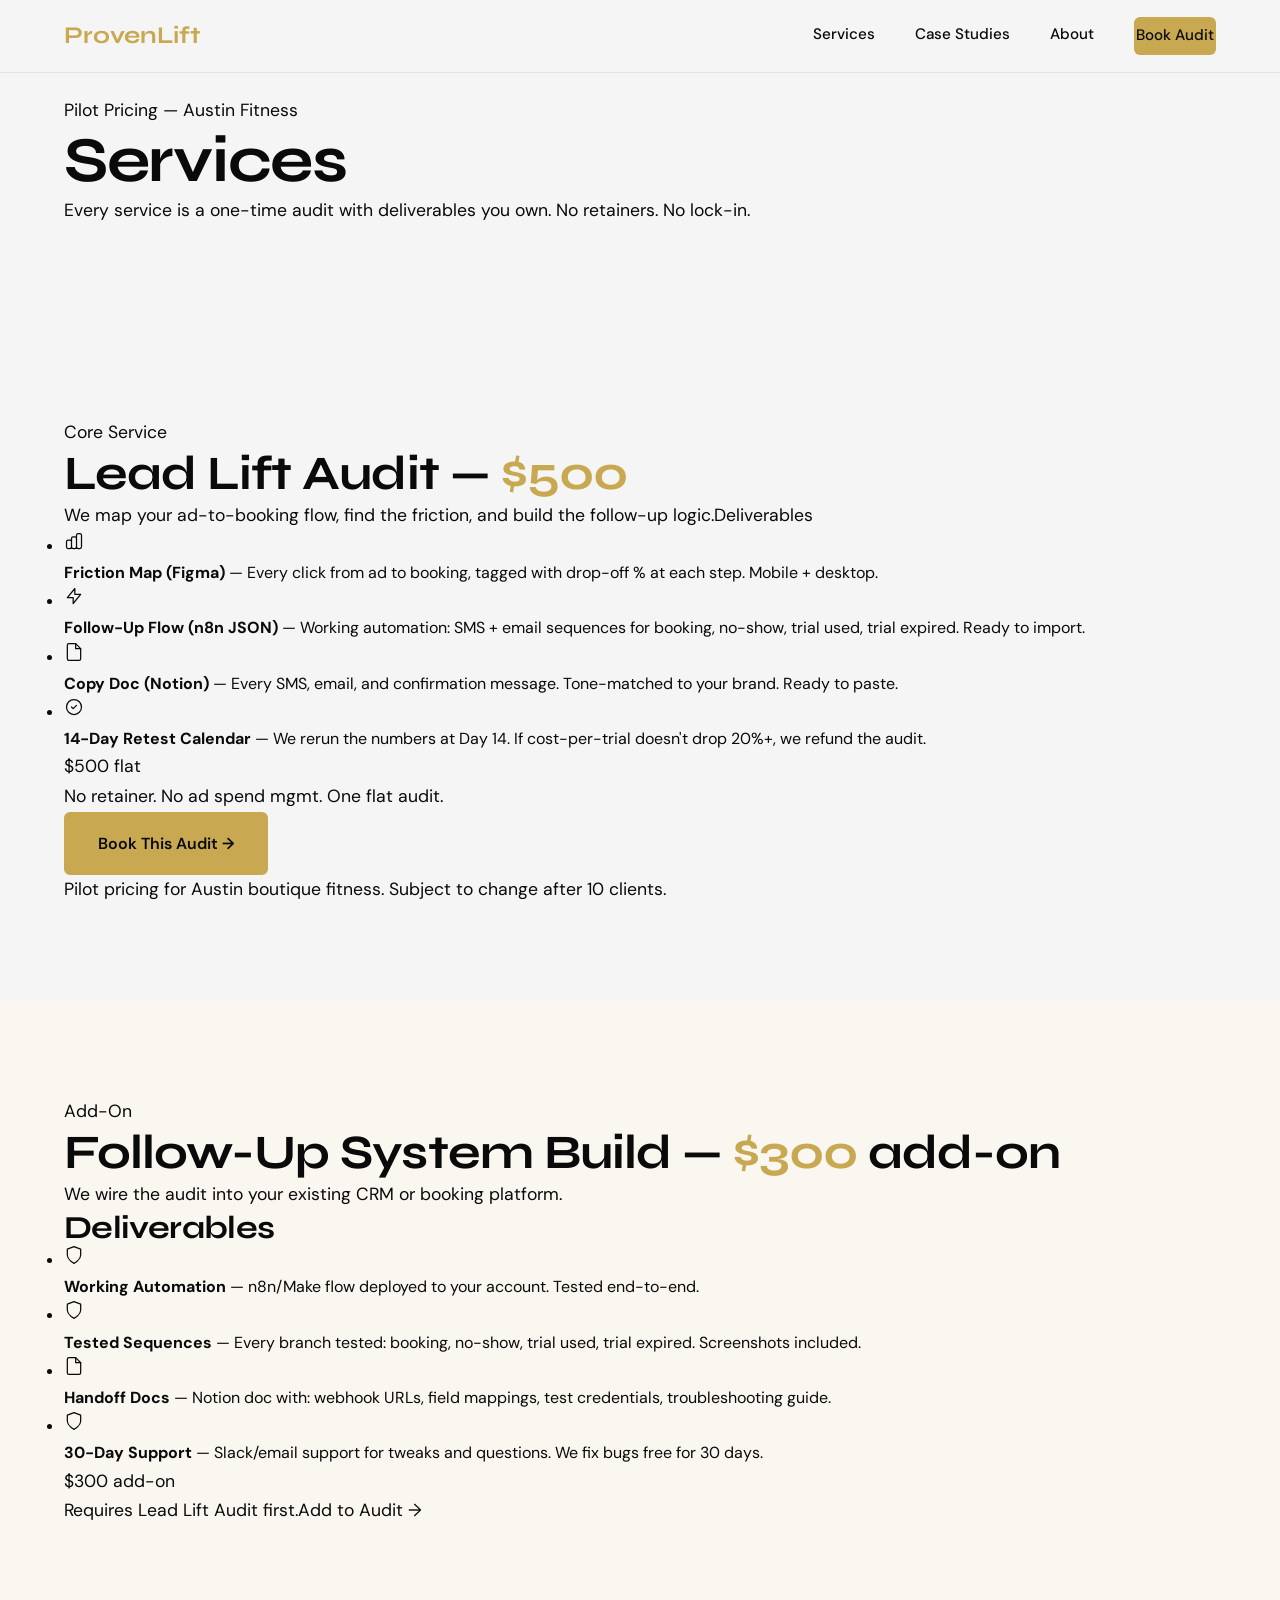
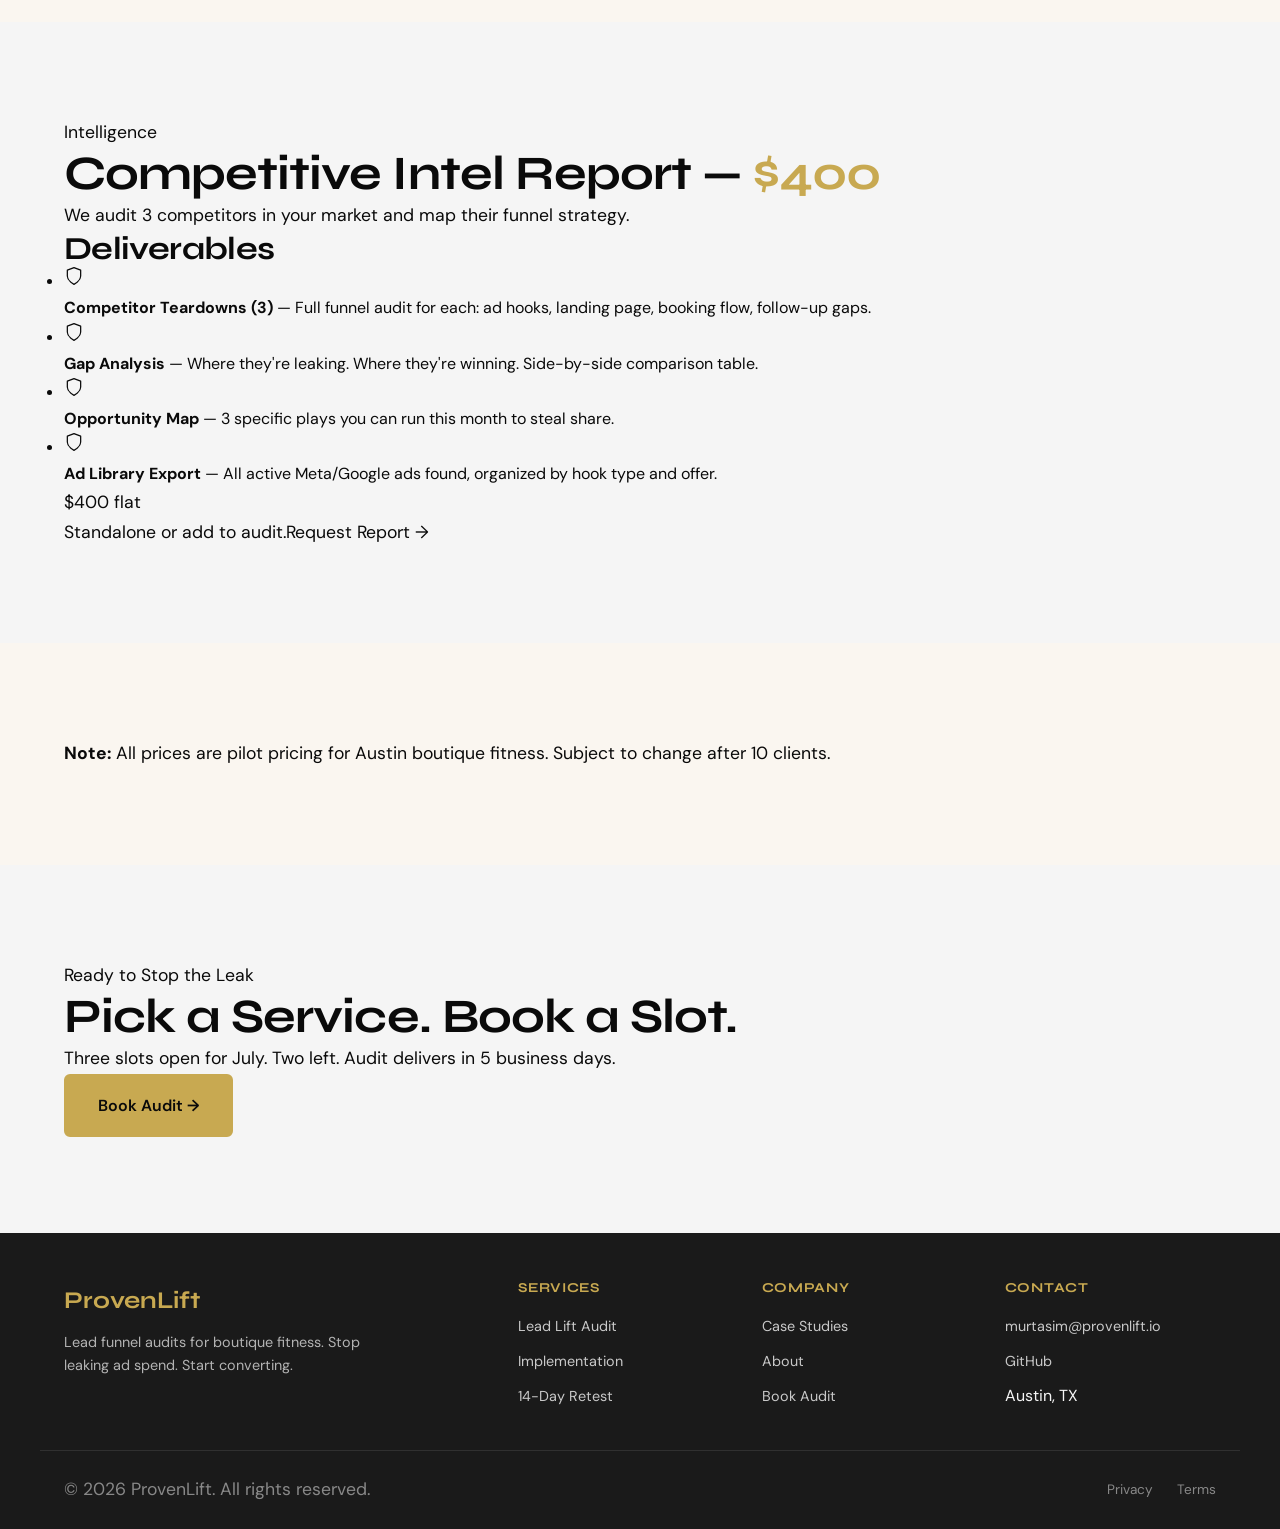
<file: v2/services.html>
<!DOCTYPE html>
<html lang="en">
<head>
  <meta charset="UTF-8">
  <meta name="viewport" content="width=device-width, initial-scale=1.0">
  <meta name="description" content="ProvenLift Services — Lead Lift Audit, Follow-Up System Build, Competitive Intel Report. One-time fees. You keep the deliverables.">
  <title>Services — ProvenLift</title>
  <link rel="preconnect" href="https://fonts.googleapis.com">
  <link rel="preconnect" href="https://fonts.gstatic.com" crossorigin>
  <link href="https://fonts.googleapis.com/css2?family=DM+Sans:wght@400;500;600;700&family=Syne:wght@400;500;600;700;800&display=swap" rel="stylesheet">
  <link rel="stylesheet" href="css/provenlift.css">
  <link rel="icon" type="image/svg+xml" href="data:image/svg+xml,<svg xmlns='http://www.w3.org/2000/svg' viewBox='0 0 100 100'><text y='.9em' font-size='90'>🏋️</text></svg>">
</head>
<body>
  <!-- Navigation -->
  <nav class="nav" id="nav">
    <div class="nav-inner">
      <a href="/" class="nav-logo" aria-label="ProvenLift Home">ProvenLift</a>
      
      <nav class="nav-links" id="navLinks" role="navigation" aria-label="Main navigation">
        <a href="/services.html" class="nav-link active">Services</a>
        <a href="/case-studies.html" class="nav-link">Case Studies</a>
        <a href="/about.html" class="nav-link">About</a>
        <a href="/book.html" class="btn btn-primary nav-link">Book Audit</a>
      </nav>
      
      <button class="nav-toggle" id="navToggle" aria-expanded="false" aria-controls="navLinks" aria-label="Toggle navigation menu">
        <span></span>
        <span></span>
        <span></span>
      </button>
    </div>
  </nav>

  <main id="main-content">
    <!-- Hero -->
    <section class="hero section" aria-labelledby="services-hero-heading">
      <div class="container">
        <div class="hero-content">
          <p class="hero-badge" aria-label="Pricing note">Pilot Pricing — Austin Fitness</p>
          <h1 id="services-hero-heading" class="hero-title">Services</h1>
          <p class="hero-description">Every service is a one-time audit with deliverables you own. No retainers. No lock-in.</p>
        </div>
      </div>
    </section>

    <!-- Service 1: Lead Lift Audit -->
    <section class="section" aria-labelledby="audit-heading">
      <div class="container">
        <header class="section-header">
          <p class="section-badge">Core Service</p>
          <h2 id="audit-heading" class="section-title">Lead Lift Audit — <span class="text-gold">$500</span></h2>
        </header>
        
        <div class="service-grid">
          <div class="service-main">
            <p class="service-intro">We map your ad-to-booking flow, find the friction, and build the follow-up logic.</            <h3 class="service-deliverables-title">Deliverables</h3>
            <ul class="deliverables-list">
              <li class="deliverable-item">
                <span class="deliverable-icon" aria-hidden="true">
                  <svg width="20" height="20" viewBox="0 0 24 24" fill="none" stroke="currentColor" stroke-width="1.5" stroke-linecap="round" stroke-linejoin="round"><path d="M9 19v-6a2 2 0 0 0-2-2H5a2 2 0 0 0-2 2v6a2 2 0 0 0 2 2h2a2 2 0 0 0 2-2zm0 0V9a2 2 0 0 1 2-2h2a2 2 0 0 1 2 2v10m-6 0a2 2 0 0 0 2 2h2a2 2 0 0 0 2-2m0 0V5a2 2 0 0 1 2-2h2a2 2 0 0 1 2 2v14a2 2 0 0 1-2 2h-2a2 2 0 0 1-2-2z"/></svg>
                </span>
                <div>
                  <strong>Friction Map (Figma)</strong> — Every click from ad to booking, tagged with drop-off % at each step. Mobile + desktop.
                </div>
              </li>
              <li class="deliverable-item">
                <span class="deliverable-icon" aria-hidden="true">
                  <svg width="20" height="20" viewBox="0 0 24 24" fill="none" stroke="currentColor" stroke-width="1.5" stroke-linecap="round" stroke-linejoin="round"><path d="M13 10V3L4 14h7v7l9-11h-7z"/></svg>
                </span>
                <div>
                  <strong>Follow-Up Flow (n8n JSON)</strong> — Working automation: SMS + email sequences for booking, no-show, trial used, trial expired. Ready to import.
                </div>
              </li>
              <li class="deliverable-item">
                <span class="deliverable-icon" aria-hidden="true">
                  <svg width="20" height="20" viewBox="0 0 24 24" fill="none" stroke="currentColor" stroke-width="1.5" stroke-linecap="round" stroke-linejoin="round"><path d="M14 2H6a2 2 0 0 0-2 2v16a2 2 0 0 0 2 2h12a2 2 0 0 0 2-2V8z"/><polyline points="14 2 14 8 20 8"/></svg>
                </span>
                <div>
                  <strong>Copy Doc (Notion)</strong> — Every SMS, email, and confirmation message. Tone-matched to your brand. Ready to paste.
                </div>
              </li>
              <li class="deliverable-item">
                <span class="deliverable-icon" aria-hidden="true">
                  <svg width="20" height="20" viewBox="0 0 24 24" fill="none" stroke="currentColor" stroke-width="1.5" stroke-linecap="round" stroke-linejoin="round"><path d="M9 12l2 2 4-4m6 2a9 9 0 1 1-18 0 9 9 0 0 1 18 0z"/></svg>
                </span>
                <div>
                  <strong>14-Day Retest Calendar</strong> — We rerun the numbers at Day 14. If cost-per-trial doesn't drop 20%+, we refund the audit.
                </div>
              </li>
            </ul>
          </div>
          
          <div class="service-sidebar">
            <div class="service-cta-box">
              <p class="service-price"><span class="price-amount">$500</span> <span class="price-period">flat</span></p>
              <p class="price-note">No retainer. No ad spend mgmt. One flat audit.</p>
              <a href="/book.html?service=lead-lift" class="btn btn-primary btn-full">Book This Audit →</a>
              <p class="service-note">Pilot pricing for Austin boutique fitness. Subject to change after 10 clients.</p>
            </div>
          </div>
        </div>
      </div>
    </section>

    <!-- Service 2: Follow-Up System Build -->
    <section class="section section--cream" aria-labelledby="build-heading">
      <div class="container">
        <header class="section-header">
          <p class="section-badge">Add-On</p>
          <h2 id="build-heading" class="section-title">Follow-Up System Build — <span class="text-gold">$300</span> <span class="price-note">add-on</span></h2>
        </header>
        
        <div class="service-grid">
          <div class="service-main">
            <p class="service-intro">We wire the audit into your existing CRM or booking platform.

            <h3 class="service-deliverables-title">Deliverables</h3>
            <ul class="deliverables-list">
              <li class="deliverable-item">
                <span class="deliverable-icon" aria-hidden="true">
                  <svg width="20" height="20" viewBox="0 0 24 24" fill="none" stroke="currentColor" stroke-width="1.5" stroke-linecap="round" stroke-linejoin="round"><path d="M12 22s8-4 8-10V5l-8-3-8 3v7c0 6 8 10 8 10z"/></svg>
                </span>
                <div>
                  <strong>Working Automation</strong> — n8n/Make flow deployed to your account. Tested end-to-end.
                </div>
              </li>
              <li class="deliverable-item">
                <span class="deliverable-icon" aria-hidden="true">
                  <svg width="20" height="20" viewBox="0 0 24 24" fill="none" stroke="currentColor" stroke-width="1.5" stroke-linecap="round" stroke-linejoin="round"><path d="M12 22s8-4 8-10V5l-8-3-8 3v7c0 6 8 10 8 10z"/></svg>
                </span>
                <div>
                  <strong>Tested Sequences</strong> — Every branch tested: booking, no-show, trial used, trial expired. Screenshots included.
                </div>
              </li>
              <li class="deliverable-item">
                <span class="deliverable-icon" aria-hidden="true">
                  <svg width="20" height="20" viewBox="0 0 24 24" fill="none" stroke="currentColor" stroke-width="1.5" stroke-linecap="round" stroke-linejoin="round"><path d="M14 2H6a2 2 0 0 0-2 2v16a2 2 0 0 0 2 2h12a2 2 0 0 0 2-2V8z"/><polyline points="14 2 14 8 20 8"/></svg>
                </span>
                <div>
                  <strong>Handoff Docs</strong> — Notion doc with: webhook URLs, field mappings, test credentials, troubleshooting guide.
                </div>
              </li>
              <li class="deliverable-item">
                <span class="deliverable-icon" aria-hidden="true">
                  <svg width="20" height="20" viewBox="0 0 24 24" fill="none" stroke="currentColor" stroke-width="1.5" stroke-linecap="round" stroke-linejoin="round"><path d="M12 22s8-4 8-10V5l-8-3-8 3v7c0 6 8 10 8 10z"/></svg>
                </span>
                <div>
                  <strong>30-Day Support</strong> — Slack/email support for tweaks and questions. We fix bugs free for 30 days.
                </div>
              </li>
            </ul>
          </div>
          
          <div class="service-sidebar">
            <div class="service-cta-box">
              <p class="service-price"><span class="price-amount">$300</span> <span class="price-period">add-on</span></p>
              <p class="price-note">Requires Lead Lift Audit first.</              <a href="/book.html?service=system-build" class="btn btn-primary btn-full">Add to Audit →</a>
            </div>
          </div>
        </div>
      </div>
    </section>

    <!-- Service 3: Competitive Intel Report -->
    <section class="section" aria-labelledby="intel-heading">
      <div class="container">
        <header class="section-header">
          <p class="section-badge">Intelligence</p>
          <h2 id="intel-heading" class="section-title">Competitive Intel Report — <span class="text-gold">$400</span></h2>
        </header>
        
        <div class="service-grid">
          <div class="service-main">
            <p class="service-intro">We audit 3 competitors in your market and map their funnel strategy.

            <h3 class="service-deliverables-title">Deliverables</h3>
            <ul class="deliverables-list">
              <li class="deliverable-item">
                <span class="deliverable-icon" aria-hidden="true">
                  <svg width="20" height="20" viewBox="0 0 24 24" fill="none" stroke="currentColor" stroke-width="1.5" stroke-linecap="round" stroke-linejoin="round"><path d="M12 22s8-4 8-10V5l-8-3-8 3v7c0 6 8 10 8 10z"/></svg>
                </span>
                <div>
                  <strong>Competitor Teardowns (3)</strong> — Full funnel audit for each: ad hooks, landing page, booking flow, follow-up gaps.
                </div>
              </li>
              <li class="deliverable-item">
                <span class="deliverable-icon" aria-hidden="true">
                  <svg width="20" height="20" viewBox="0 0 24 24" fill="none" stroke="currentColor" stroke-width="1.5" stroke-linecap="round" stroke-linejoin="round"><path d="M12 22s8-4 8-10V5l-8-3-8 3v7c0 6 8 10 8 10z"/></svg>
                </span>
                <div>
                  <strong>Gap Analysis</strong> — Where they're leaking. Where they're winning. Side-by-side comparison table.
                </div>
              </li>
              <li class="deliverable-item">
                <span class="deliverable-icon" aria-hidden="true">
                  <svg width="20" height="20" viewBox="0 0 24 24" fill="none" stroke="currentColor" stroke-width="1.5" stroke-linecap="round" stroke-linejoin="round"><path d="M12 22s8-4 8-10V5l-8-3-8 3v7c0 6 8 10 8 10z"/></svg>
                </span>
                <div>
                  <strong>Opportunity Map</strong> — 3 specific plays you can run this month to steal share.
                </div>
              </li>
              <li class="deliverable-item">
                <span class="deliverable-icon" aria-hidden="true">
                  <svg width="20" height="20" viewBox="0 0 24 24" fill="none" stroke="currentColor" stroke-width="1.5" stroke-linecap="round" stroke-linejoin="round"><path d="M12 22s8-4 8-10V5l-8-3-8 3v7c0 6 8 10 8 10z"/></svg>
                </span>
                <div>
                  <strong>Ad Library Export</strong> — All active Meta/Google ads found, organized by hook type and offer.
                </div>
              </li>
            </ul>
          </div>
          
          <div class="service-sidebar">
            <div class="service-cta-box">
              <p class="service-price"><span class="price-amount">$400</span> <span class="price-period">flat</span></p>
              <p class="price-note">Standalone or add to audit.</              <a href="/book.html?service=comp-intel" class="btn btn-primary btn-full">Request Report →</a>
            </div>
          </div>
        </div>
      </div>
    </section>

    <!-- Pricing Note -->
    <section class="section section--cream" aria-labelledby="pricing-note-heading">
      <div class="container">
        <div class="pricing-note">
          <p class="pricing-note-text"><strong>Note:</strong> All prices are pilot pricing for Austin boutique fitness. Subject to change after 10 clients.</p>
        </div>
      </div>
    </section>

    <!-- CTA -->
    <section class="cta section" aria-labelledby="services-cta-heading">
      <div class="container">
        <div class="cta-content">
          <p class="section-badge">Ready to Stop the Leak</p>
          <h2 id="services-cta-heading" class="section-title">Pick a Service. Book a Slot.</h2>
          <p class="cta-description">Three slots open for July. Two left. Audit delivers in 5 business days.</p>
          <a href="/book.html" class="btn btn-primary btn-lg">Book Audit →</a>
        </div>
      </div>
    </section>
  </main>

  <!-- Footer -->
  <footer class="footer" role="contentinfo">
    <div class="footer-inner">
      <div class="footer-brand">
        <a href="/" class="footer-logo" aria-label="ProvenLift Home">ProvenLift</a>
        <p class="footer-tagline">Lead funnel audits for boutique fitness. Stop leaking ad spend. Start converting.</p>
      </div>
      
      <div class="footer-column">
        <h4>Services</h4>
        <ul>
          <li><a href="/services.html">Lead Lift Audit</a></li>
          <li><a href="/services.html#implementation">Implementation</a></li>
          <li><a href="/services.html#retest">14-Day Retest</a></li>
        </ul>
      </div>
      
      <div class="footer-column">
        <h4>Company</h4>
        <ul>
          <li><a href="/case-studies.html">Case Studies</a></li>
          <li><a href="/about.html">About</a></li>
          <li><a href="/book.html">Book Audit</a></li>
        </ul>
      </div>
      
      <div class="footer-column">
        <h4>Contact</h4>
        <ul>
          <li><a href="mailto:murtasim@provenlift.io">murtasim@provenlift.io</a></li>
          <li><a href="https://github.com/provenlift" target="_blank" rel="noopener">GitHub</a></li>
          <li>Austin, TX</li>
        </ul>
      </div>
    </div>
    
    <div class="footer-bottom">
      <p>&copy; <span id="year"></span> ProvenLift. All rights reserved.</p>
      <div class="footer-links">
        <a href="/privacy.html">Privacy</a>
        <a href="/terms.html">Terms</a>
      </div>
    </div>
  </footer>

  <script src="js/provenlift.js"></script>
</body>
</html>
</file>
<file: v2/css/provenlift.css>
/* ============================================================
   ProvenLift v2 — Base CSS
   ============================================================ */

/* ============================================================
   CSS VARIABLES
   ============================================================ */
:root {
  --pl-gold: #C8A951;
  --pl-black: #0A0A0A;
  --pl-cream: #FAF6F0;
  --pl-gray: #1A1A1A;
  --pl-white: #F5F5F5;
  --pl-gray-light: #E8E4DD;
  --pl-gold-dark: #A68B3E;
}

/* ============================================================
   RESET & BASE
   ============================================================ */
*, *::before, *::after {
  box-sizing: border-box;
  margin: 0;
  padding: 0;
}

html {
  scroll-behavior: smooth;
  font-size: 16px;
}

body {
  font-family: 'DM Sans', system-ui, -apple-system, BlinkMacSystemFont, 'Segoe UI', sans-serif;
  background-color: var(--pl-white);
  color: var(--pl-black);
  line-height: 1.7;
  -webkit-font-smoothing: antialiased;
  -moz-osx-font-smoothing: grayscale;
}

/* ============================================================
   TYPOGRAPHY
   ============================================================ */
h1, h2, h3, h4, h5, h6 {
  font-family: 'Syne', 'DM Sans', system-ui, sans-serif;
  font-weight: 700;
  line-height: 1.1;
  color: var(--pl-black);
  letter-spacing: -0.02em;
}

h1 { font-size: clamp(2.5rem, 6vw, 4rem); }
h2 { font-size: clamp(2rem, 4vw, 3rem); }
h3 { font-size: clamp(1.5rem, 3vw, 2rem); }
h4 { font-size: clamp(1.25rem, 2.5vw, 1.5rem); }

p {
  font-size: 1.1rem;
  line-height: 1.7;
  max-width: 70ch;
}

a {
  color: var(--pl-black);
  text-decoration: none;
  border-bottom: 1px solid transparent;
  transition: border-color 0.2s ease, color 0.2s ease;
}

a:hover {
  color: var(--pl-gold);
  border-bottom-color: var(--pl-gold);
}

/* ============================================================
   LAYOUT UTILITIES
   ============================================================ */
.container {
  max-width: 1200px;
  margin: 0 auto;
  padding: 0 1.5rem;
}

.section {
  padding: 6rem 0;
}

.section--cream {
  background: var(--pl-cream);
}

.section--black {
  background: var(--pl-black);
  color: var(--pl-white);
}

.section--gray {
  background: var(--pl-gray);
  color: var(--pl-white);
}

.grid-3 {
  display: grid;
  grid-template-columns: repeat(3, 1fr);
  gap: 2rem;
}

.grid-2 {
  display: grid;
  grid-template-columns: repeat(2, 1fr);
  gap: 2rem;
}

.flex-between {
  display: flex;
  justify-content: space-between;
  align-items: center;
  gap: 1rem;
}

.text-center {
  text-align: center;
}

.text-gold {
  color: var(--pl-gold);
}

.bg-black {
  background: var(--pl-black);
}

/* ============================================================
   COMPONENTS
   ============================================================ */

/* Buttons */
.btn {
  display: inline-flex;
  align-items: center;
  justify-content: center;
  gap: 0.5rem;
  padding: 1rem 2rem;
  font-family: 'DM Sans', system-ui, sans-serif;
  font-size: 1rem;
  font-weight: 600;
  border-radius: 6px;
  border: 2px solid transparent;
  cursor: pointer;
  transition: all 0.2s ease;
  text-decoration: none;
}

.btn-primary {
  background: var(--pl-gold);
  color: var(--pl-black);
  border-color: var(--pl-gold);
}

.btn-primary:hover {
  background: var(--pl-gold-dark);
  border-color: var(--pl-gold-dark);
  color: var(--pl-black);
  transform: translateY(-1px);
  box-shadow: 0 4px 12px rgba(200, 169, 81, 0.3);
}

.btn-secondary {
  background: transparent;
  color: var(--pl-black);
  border-color: var(--pl-gold);
}

.btn-secondary:hover {
  background: var(--pl-gold);
  color: var(--pl-black);
}

.section--black .btn-secondary {
  color: var(--pl-white);
  border-color: var(--pl-white);
}

.section--black .btn-secondary:hover {
  background: var(--pl-white);
  color: var(--pl-black);
}

/* Card */
.card {
  background: var(--pl-white);
  border: 1px solid var(--pl-gray-light);
  border-radius: 12px;
  padding: 2rem;
  transition: border-color 0.2s ease, box-shadow 0.2s ease;
}

.card:hover {
  border-color: var(--pl-gold);
  box-shadow: 0 8px 24px rgba(10, 10, 10, 0.08);
}

.section--black .card {
  background: var(--pl-gray);
  border-color: var(--pl-gray-light);
}

/* ============================================================
   NAVIGATION
   ============================================================ */
.nav {
  position: fixed;
  top: 0;
  left: 0;
  right: 0;
  z-index: 1000;
  background: rgba(245, 245, 245, 0.95);
  backdrop-filter: blur(12px);
  border-bottom: 1px solid var(--pl-gray-light);
  transition: box-shadow 0.2s ease;
}

.nav.scrolled {
  box-shadow: 0 4px 24px rgba(10, 10, 10, 0.06);
}

.nav-inner {
  max-width: 1200px;
  margin: 0 auto;
  padding: 1rem 1.5rem;
  display: flex;
  justify-content: space-between;
  align-items: center;
  height: 72px;
}

.nav-logo {
  font-family: 'Syne', system-ui, sans-serif;
  font-size: 1.5rem;
  font-weight: 700;
  color: var(--pl-gold);
  text-decoration: none;
  border-bottom: none;
}

.nav-links {
  display: flex;
  align-items: center;
  gap: 2.5rem;
}

.nav-link {
  font-size: 0.95rem;
  font-weight: 500;
  color: var(--pl-black);
  text-decoration: none;
  border-bottom: 2px solid transparent;
  padding: 0.25rem 0;
  transition: border-color 0.2s ease, color 0.2s ease;
}

.nav-link:hover {
  color: var(--pl-gold);
  border-bottom-color: var(--pl-gold);
}

/* Mobile hamburger */
.nav-toggle {
  display: none;
  flex-direction: column;
  gap: 5px;
  background: none;
  border: none;
  cursor: pointer;
  padding: 0.5rem;
  z-index: 1001;
}

.nav-toggle span {
  display: block;
  width: 24px;
  height: 2px;
  background: var(--pl-black);
  transition: all 0.3s ease;
}

.nav-toggle[aria-expanded="true"] span:nth-child(1) {
  transform: rotate(45deg) translate(5px, 5px);
}

.nav-toggle[aria-expanded="true"] span:nth-child(2) {
  opacity: 0;
}

.nav-toggle[aria-expanded="true"] span:nth-child(3) {
  transform: rotate(-45deg) translate(5px, -5px);
}

/* ============================================================
   FOOTER
   ============================================================ */
.footer {
  background: var(--pl-gray);
  color: var(--pl-white);
  padding: 3rem 0 1.5rem;
}

.footer-inner {
  max-width: 1200px;
  margin: 0 auto;
  padding: 0 1.5rem;
  display: grid;
  grid-template-columns: 2fr repeat(3, 1fr);
  gap: 2rem;
}

.footer-brand {
  max-width: 300px;
}

.footer-logo {
  font-family: 'Syne', system-ui, sans-serif;
  font-size: 1.5rem;
  font-weight: 700;
  color: var(--pl-gold);
  text-decoration: none;
  display: inline-block;
  margin-bottom: 0.5rem;
}

.footer-tagline {
  font-size: 0.9rem;
  color: rgba(245, 245, 245, 0.7);
  line-height: 1.6;
}

.footer-column h4 {
  font-family: 'Syne', system-ui, sans-serif;
  font-size: 0.85rem;
  font-weight: 700;
  color: var(--pl-gold);
  text-transform: uppercase;
  letter-spacing: 0.05em;
  margin-bottom: 1rem;
}

.footer-column ul {
  list-style: none;
}

.footer-column li {
  margin-bottom: 0.5rem;
}

.footer-column a {
  color: rgba(245, 245, 245, 0.8);
  font-size: 0.9rem;
  border-bottom: 1px solid transparent;
}

.footer-column a:hover {
  color: var(--pl-gold);
  border-bottom-color: var(--pl-gold);
}

.footer-bottom {
  max-width: 1200px;
  margin: 2rem auto 0;
  padding: 1.5rem 1.5rem 0;
  border-top: 1px solid rgba(245, 245, 245, 0.1);
  display: flex;
  justify-content: space-between;
  align-items: center;
  font-size: 0.85rem;
  color: rgba(245, 245, 245, 0.5);
}

.footer-links {
  display: flex;
  gap: 1.5rem;
}

.footer-bottom a {
  color: inherit;
  border-bottom: 1px solid transparent;
}

.footer-bottom a:hover {
  color: var(--pl-gold);
  border-bottom-color: var(--pl-gold);
}

/* ============================================================
   RESPONSIVE
   ============================================================ */
@media (max-width: 1024px) {
  .grid-3 {
    grid-template-columns: repeat(2, 1fr);
  }
  
  .footer-inner {
    grid-template-columns: 1fr 1fr;
    grid-template-rows: auto auto;
  }
  
  .footer-brand {
    grid-column: span 2;
  }
}

@media (max-width: 768px) {
  .section {
    padding: 4rem 0;
  }
  
  .grid-3,
  .grid-2 {
    grid-template-columns: 1fr;
  }
  
  .nav-links {
    position: fixed;
    top: 0;
    right: 0;
    bottom: 0;
    width: 280px;
    background: var(--pl-white);
    flex-direction: column;
    align-items: flex-start;
    padding: 6rem 2rem 2rem;
    gap: 1.5rem;
    transform: translateX(100%);
    transition: transform 0.3s ease;
    box-shadow: -4px 0 24px rgba(10, 10, 10, 0.1);
  }
  
  .nav-links.open {
    transform: translateX(0);
  }
  
  .nav-link {
    font-size: 1.1rem;
  }
  
  .nav-toggle {
    display: flex;
  }
  
  .footer-inner {
    grid-template-columns: 1fr;
    gap: 1.5rem;
  }
  
  .footer-brand {
    grid-column: auto;
  }
  
  .footer-bottom {
    flex-direction: column;
    gap: 0.75rem;
    text-align: center;
  }
  
  h1 { font-size: 2.5rem; }
  h2 { font-size: 2rem; }
}

/* ============================================================
   UTILITIES
   ============================================================ */
.visually-hidden {
  position: absolute;
  width: 1px;
  height: 1px;
  padding: 0;
  margin: -1px;
  overflow: hidden;
  clip: rect(0, 0, 0, 0);
  white-space: nowrap;
  border: 0;
}
</file>
